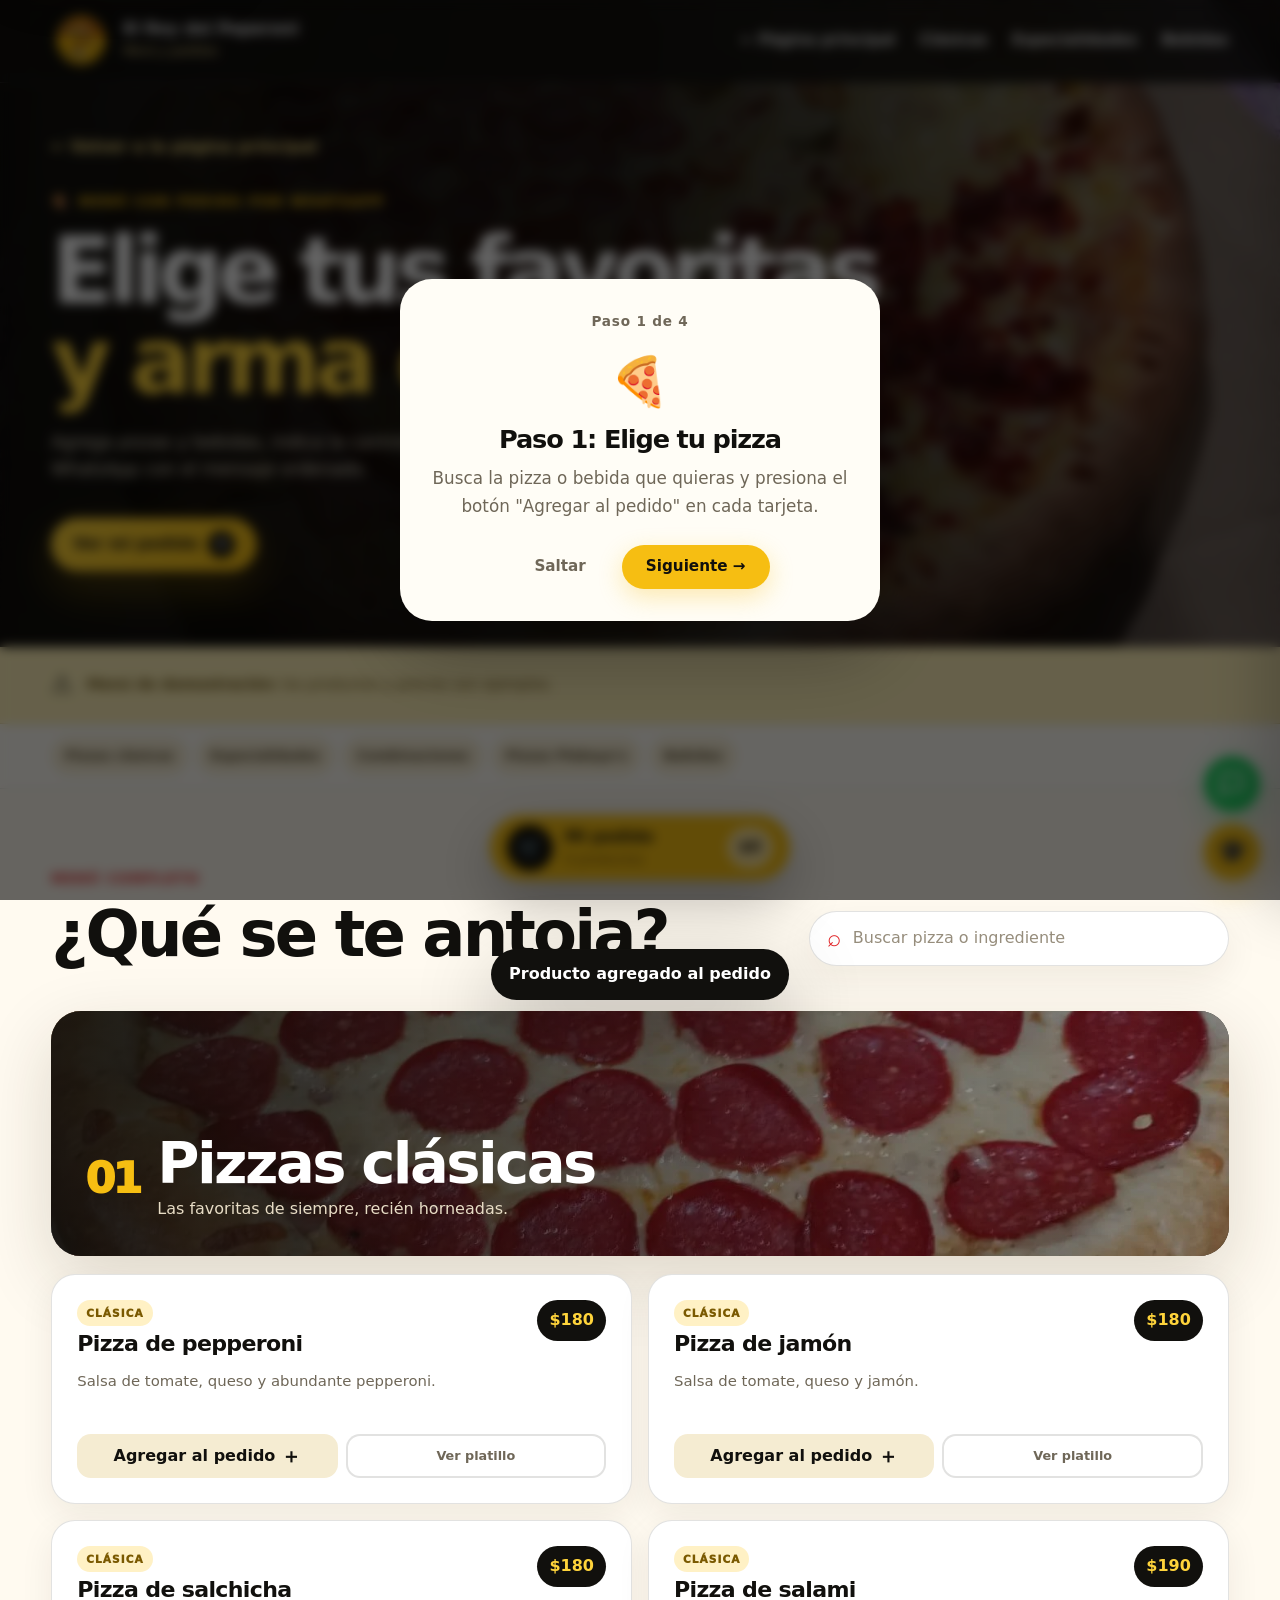
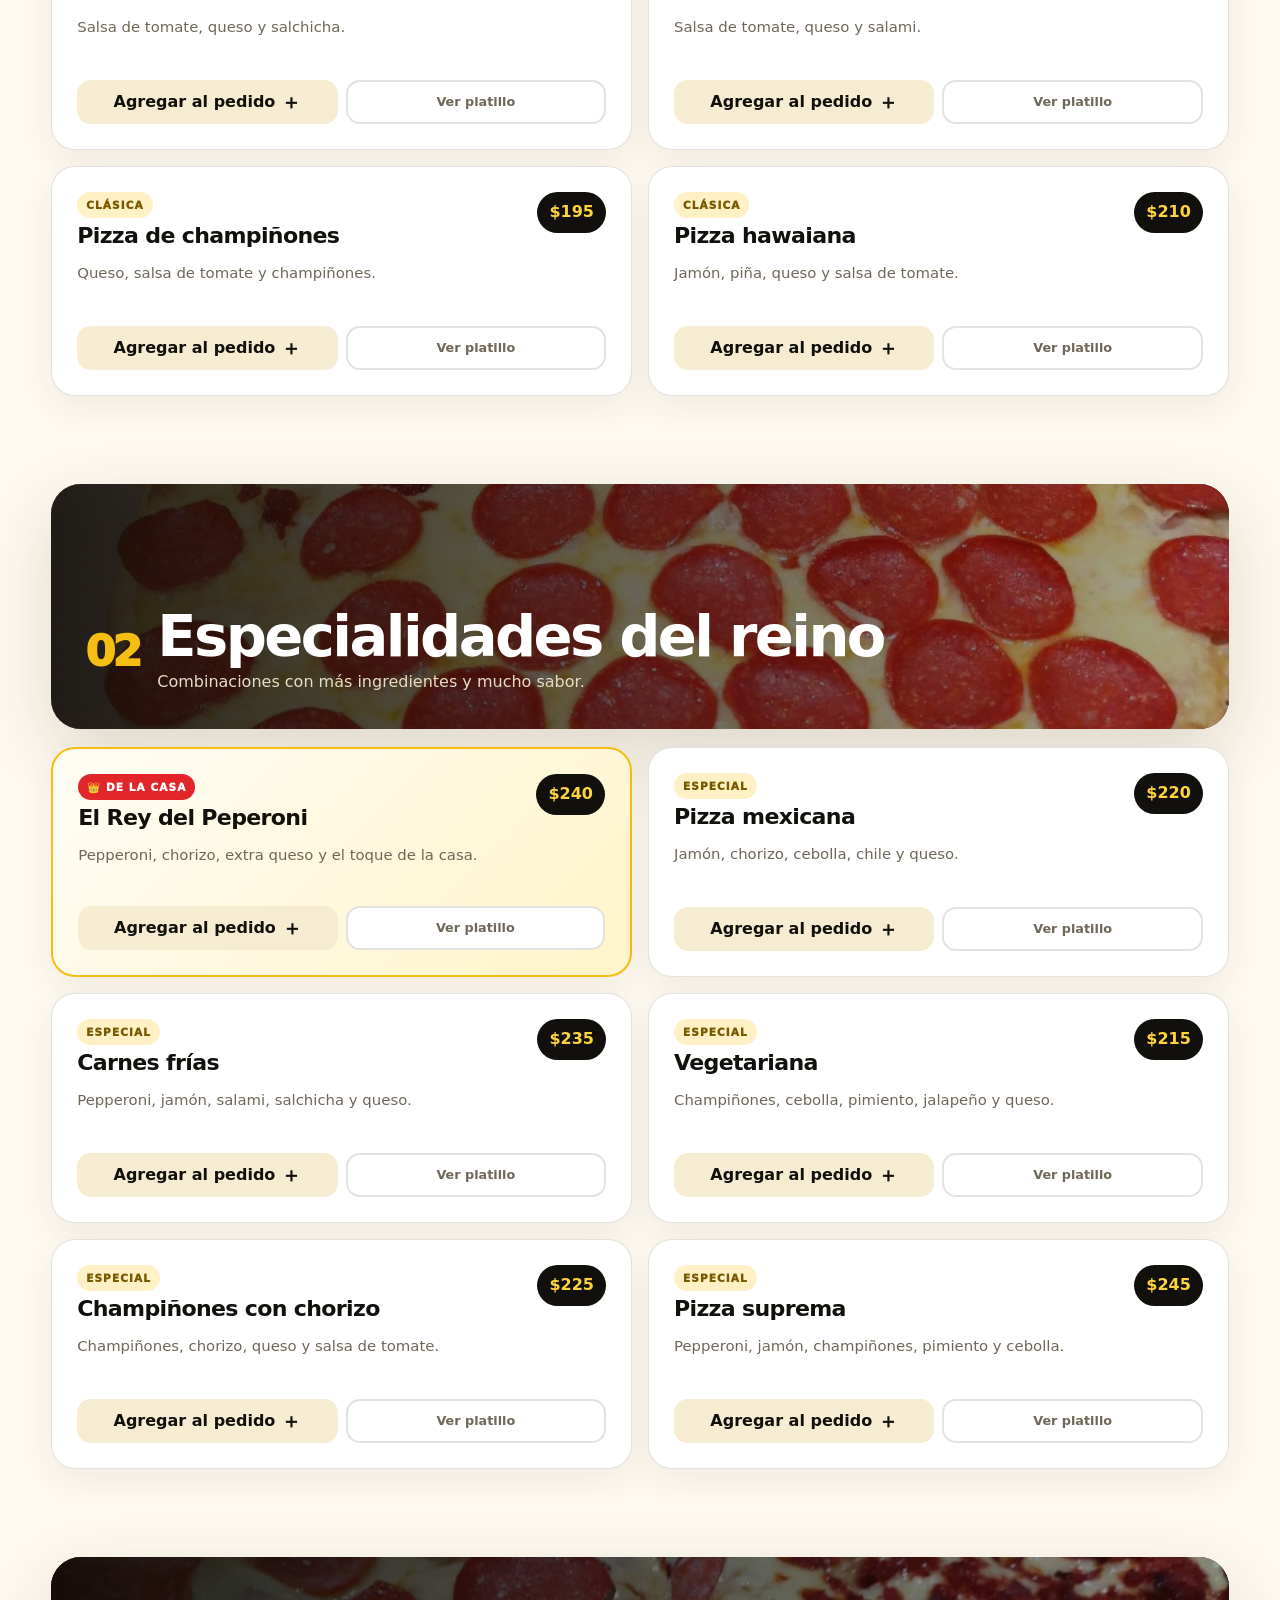
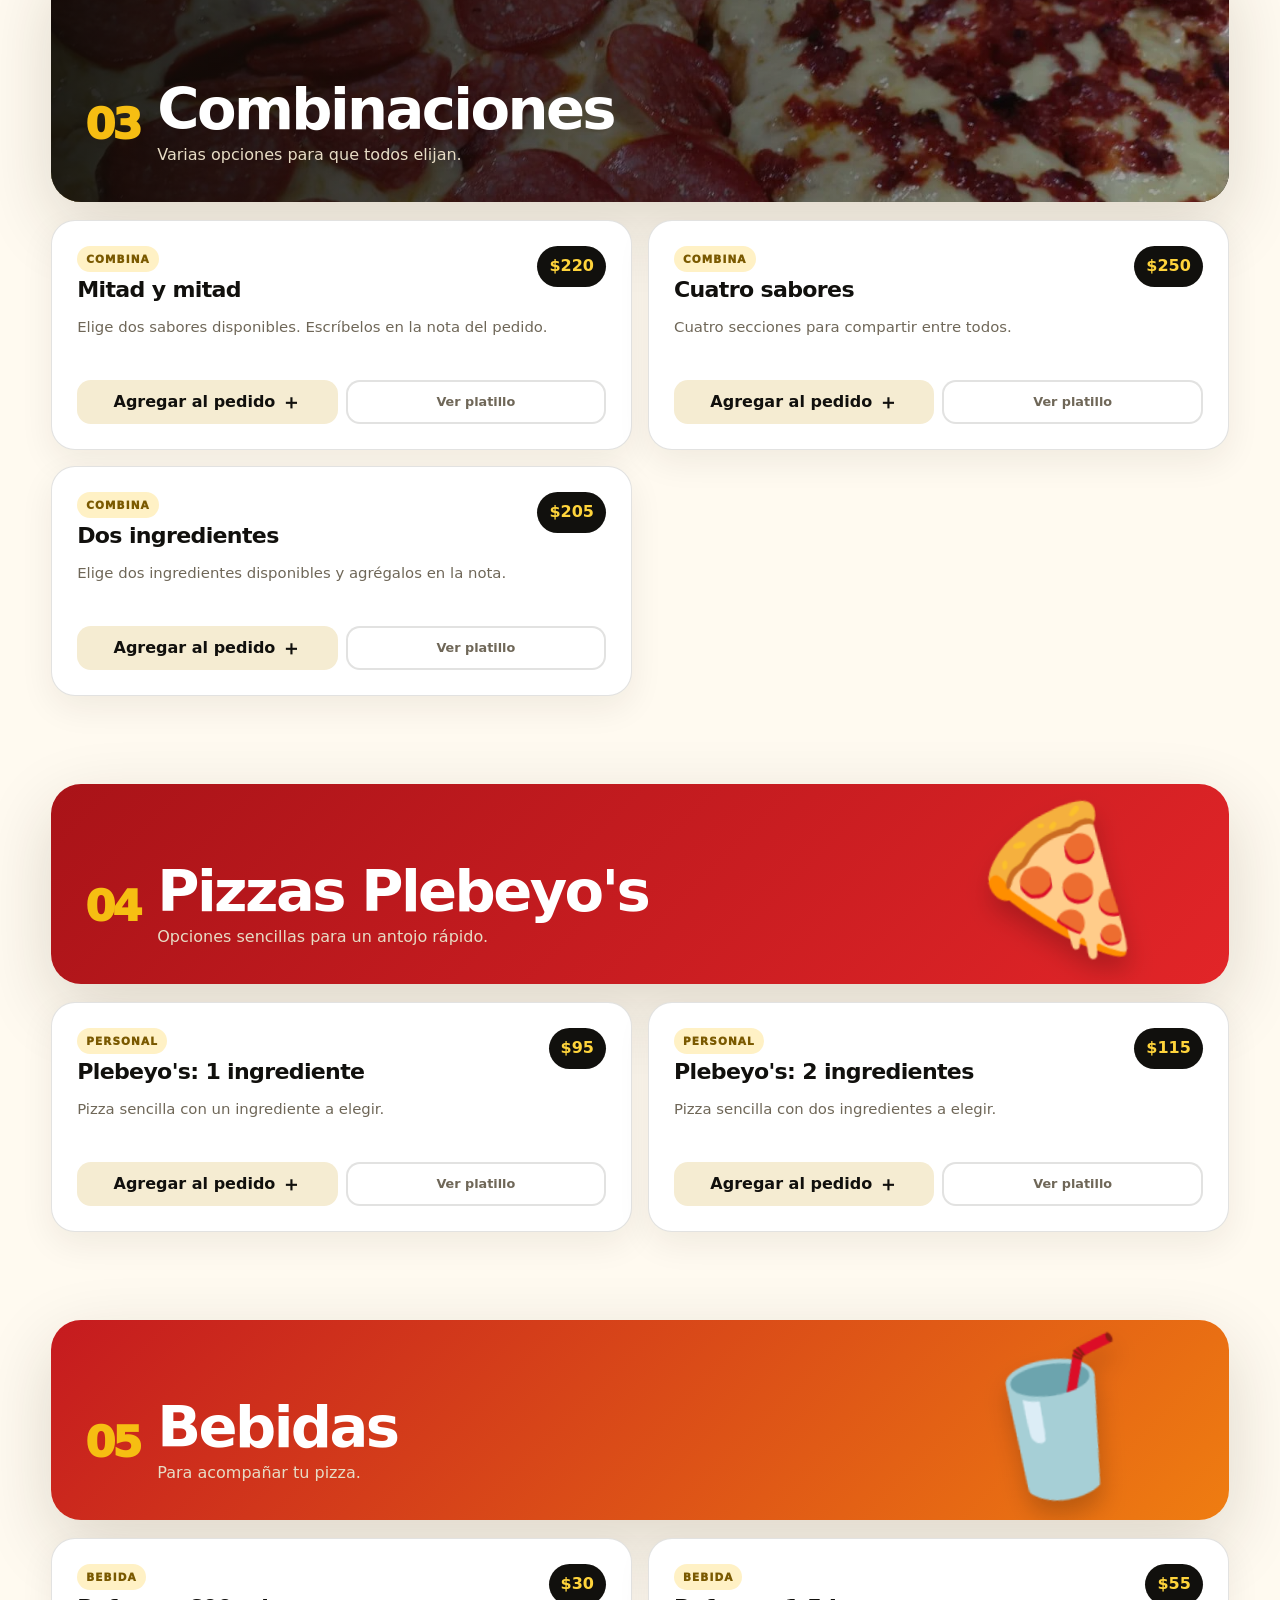
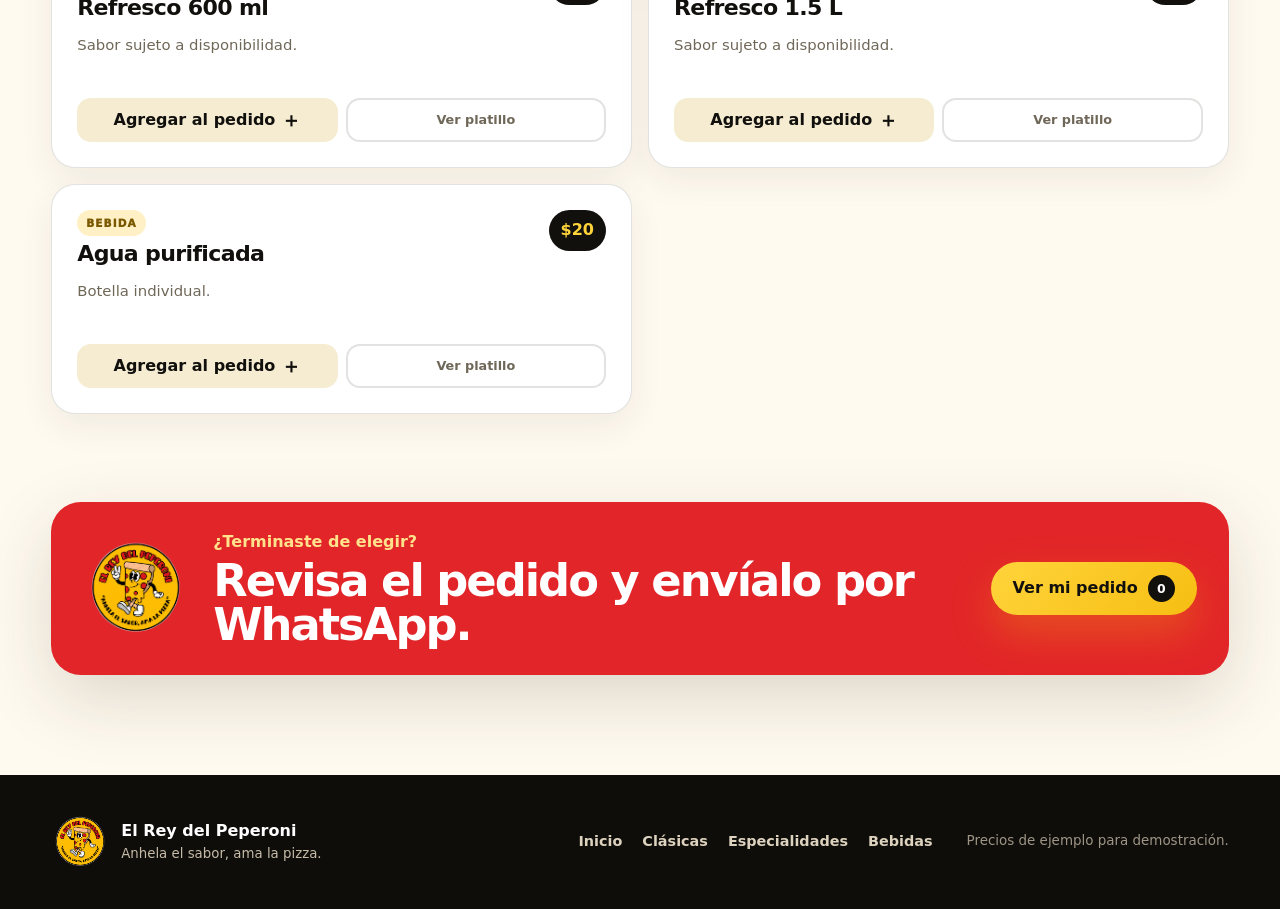
<file: menu-completo.html>
<!doctype html>
<html lang="es">
<head>
  <meta charset="utf-8">
  <meta name="viewport" content="width=device-width, initial-scale=1">
  <meta name="color-scheme" content="light only">
  <title>Menú completo | El Rey del Peperoni</title>
  <meta name="description" content="Menú de pizzas y bebidas de El Rey del Peperoni en Hopelchén. Arma tu pedido y envíalo por WhatsApp.">
  <meta name="theme-color" content="#efb512">
  <link rel="icon" href="assets/img/favicon.png" type="image/png">
  <link rel="stylesheet" href="assets/css/styles.css">
  <style>
    /* ===== TUTORIAL ===== */
    .tutorial-overlay {
      position: fixed;
      inset: 0;
      background: rgba(0,0,0,0.6);
      z-index: 500;
      display: none;
      align-items: center;
      justify-content: center;
      padding: 20px;
      backdrop-filter: blur(6px);
    }
    .tutorial-overlay.open { display: flex; }
    .tutorial-card {
      background: #fffdf6;
      border-radius: 32px;
      max-width: 480px;
      width: 100%;
      padding: 32px 28px;
      box-shadow: 0 30px 80px rgba(0,0,0,0.3);
      position: relative;
      animation: modalFade 0.3s ease;
      text-align: center;
    }
    @keyframes modalFade {
      from { opacity: 0; transform: scale(0.92) translateY(10px); }
      to { opacity: 1; transform: scale(1) translateY(0); }
    }
    .tutorial-card .step-indicator {
      font-size: 0.85rem;
      color: #6f6758;
      font-weight: 700;
      margin-bottom: 12px;
      letter-spacing: 0.06em;
    }
    .tutorial-card h3 {
      font-size: 1.6rem;
      margin: 0 0 12px;
      color: #11100d;
    }
    .tutorial-card p {
      font-size: 1.05rem;
      color: #6f6758;
      line-height: 1.7;
      margin: 0 0 24px;
    }
    .tutorial-card .tutorial-icon {
      font-size: 3rem;
      margin-bottom: 8px;
      display: block;
    }
    .tutorial-card .tutorial-actions {
      display: flex;
      gap: 12px;
      justify-content: center;
      flex-wrap: wrap;
    }
    .tutorial-card .tutorial-actions button {
      padding: 10px 24px;
      border-radius: 999px;
      font-weight: 800;
      border: none;
      cursor: pointer;
      transition: all 0.2s;
      font-size: 0.95rem;
    }
    .tutorial-card .btn-skip {
      background: transparent;
      color: #6f6758;
      border: 2px solid rgba(17,16,13,0.12);
    }
    .tutorial-card .btn-skip:hover {
      background: rgba(17,16,13,0.12);
      color: #11100d;
    }
    .tutorial-card .btn-next {
      background: #f6be12;
      color: #11100d;
      box-shadow: 0 8px 24px rgba(246,190,18,0.3);
    }
    .tutorial-card .btn-next:hover {
      background: #e22528;
      color: #fff;
      transform: translateY(-2px);
    }
    .tutorial-card .btn-done {
      background: #e22528;
      color: #fff;
      box-shadow: 0 8px 24px rgba(226,37,40,0.3);
    }
    .tutorial-card .btn-done:hover {
      background: #f6be12;
      color: #11100d;
      transform: translateY(-2px);
    }

    /* ===== BOTONES FLOTANTES: WhatsApp + Ayuda ===== */
    .floating-buttons-menu {
      position: fixed;
      bottom: 20px;
      right: 20px;
      z-index: 160;
      display: flex;
      flex-direction: column;
      gap: 12px;
      align-items: center;
    }
    .floating-buttons-menu .floating-whatsapp {
      display: flex;
      align-items: center;
      justify-content: center;
      width: 56px;
      height: 56px;
      border-radius: 50%;
      background: #25d366;
      color: #fff;
      font-size: 1.6rem;
      box-shadow: 0 8px 30px rgba(37,211,102,0.4);
      text-decoration: none;
      transition: transform 0.2s;
      position: static;
      margin: 0;
      z-index: auto;
      padding: 0;
      min-height: 56px;
    }
    .floating-buttons-menu .floating-whatsapp:hover {
      transform: scale(1.05);
    }
    .floating-help {
      display: flex;
      align-items: center;
      justify-content: center;
      width: 56px;
      height: 56px;
      border-radius: 50%;
      background: var(--yellow, #f6be12);
      color: var(--black, #11100d);
      font-size: 1.6rem;
      font-weight: 800;
      box-shadow: 0 8px 30px rgba(246,190,18,0.4);
      text-decoration: none;
      transition: transform 0.2s;
      cursor: pointer;
      border: none;
    }
    .floating-help:hover {
      transform: scale(1.05);
      background: var(--red, #e22528);
      color: #fff;
    }

    /* ===== MODAL VER PLATILLO ===== */
    .product-view {
      background: #fffdf6;
      border-radius: 28px;
      max-width: 420px;
      width: 100%;
      overflow: hidden;
      animation: modalFade 0.3s ease;
    }
    .pv-image {
      background: #f0ede4;
      padding: 40px 20px;
      text-align: center;
      display: flex;
      flex-direction: column;
      align-items: center;
      gap: 6px;
    }
    .pv-image .pv-placeholder-icon {
      font-size: 3.5rem;
      opacity: 0.5;
    }
    .pv-image p {
      margin: 0;
      font-size: 1rem;
      font-weight: 700;
      color: #6f6758;
    }
    .pv-image small {
      font-size: 0.8rem;
      color: #9a9282;
    }
    .pv-body {
      padding: 24px 28px 28px;
    }
    .pv-body h2 {
      margin: 4px 0 10px;
      font-size: 1.6rem;
    }
    .pv-desc {
      color: #6f6758;
      font-size: 1rem;
      line-height: 1.6;
      margin: 0;
    }
  </style>
</head>
<body class="menu-page">
  <a class="skip-link" href="#contenido">Saltar al contenido</a>

  <header class="topbar menu-topbar">
    <div class="container nav">
      <a class="brand" href="index.html" aria-label="Volver al inicio de El Rey del Peperoni">
        <img class="brand-logo" src="assets/img/logo-el-rey-del-peperoni.png" alt="">
        <span class="brand-copy"><strong>El Rey del Peperoni</strong><small>Menú y pedidos</small></span>
      </a>
      <button class="nav-toggle" id="navToggle" type="button" aria-controls="navMenu" aria-expanded="false" aria-label="Abrir menú">☰</button>
      <nav class="nav-menu" id="navMenu" aria-label="Navegación">
        <a href="index.html">← Página principal</a>
        <a href="#clasicas">Clásicas</a>
        <a href="#especialidades">Especialidades</a>
        <a href="#bebidas">Bebidas</a>
        
      </nav>
    </div>
  </header>

  <main id="contenido" class="full-menu">
    <section class="menu-hero">
      <div class="menu-hero-media" aria-hidden="true"></div>
      <div class="menu-hero-shade" aria-hidden="true"></div>
      <div class="container menu-hero-content">
        <a class="back-link" href="index.html">← Volver a la página principal</a>
        <p class="kicker"><span>🍕</span> Menú con pedido por WhatsApp</p>
        <h1>Elige tus favoritas<br><em>y arma el pedido.</em></h1>
        <p>Agrega pizzas y bebidas, indica la cantidad y escribe notas. Al finalizar, se abrirá WhatsApp con el mensaje ordenado.</p>
        <button class="btn btn-primary hero-cart-trigger" type="button" data-open-cart>Ver mi pedido <span data-cart-count>0</span></button>
      </div>
    </section>

    <div class="sample-prices-banner">
      <div class="container"><span>⚠️</span><p><strong>Menú de demostración:</strong> los productos y precios son ejemplos.</p></div>
    </div>

    <nav class="quick-nav-wrap" aria-label="Categorías del menú">
      <div class="container quick-nav">
        <a href="#clasicas">Pizzas clásicas</a>
        <a href="#especialidades">Especialidades</a>
        <a href="#combinaciones">Combinaciones</a>
        <a href="#plebeyas">Pizzas Plebeyo's</a>
        <a href="#bebidas">Bebidas</a>
      </div>
    </nav>

    <div class="container menu-content">
      <div class="menu-toolbar">
        <div><p class="section-kicker">Menú completo</p><h2>¿Qué se te antoja?</h2></div>
        <label class="menu-search"><span>⌕</span><input id="menuSearch" type="search" placeholder="Buscar pizza o ingrediente" autocomplete="off"></label>
      </div>

      <section class="menu-category" id="clasicas">
        <div class="category-banner">
          <img src="assets/img/pizza-peperoni-clasica.webp" alt="Pizza clásica de pepperoni">
          <div class="category-banner-shade"></div>
          <div class="category-head"><span>01</span><div><h2>Pizzas clásicas</h2><p>Las favoritas de siempre, recién horneadas.</p></div></div>
        </div>
        <div class="menu-items">
          <article class="menu-item-card" data-search="pizza pepperoni queso salsa clásica" data-name="Pizza de pepperoni" data-price="180">
            <div class="item-top"><div><span class="item-tag">CLÁSICA</span><h3>Pizza de pepperoni</h3></div><strong class="price-pill">$180</strong></div>
            <p>Salsa de tomate, queso y abundante pepperoni.</p>
            <button class="item-add" type="button">Agregar al pedido <span>＋</span></button>
          </article>
          <article class="menu-item-card" data-search="pizza jamón queso salsa clásica" data-name="Pizza de jamón" data-price="180">
            <div class="item-top"><div><span class="item-tag">CLÁSICA</span><h3>Pizza de jamón</h3></div><strong class="price-pill">$180</strong></div>
            <p>Salsa de tomate, queso y jamón.</p>
            <button class="item-add" type="button">Agregar al pedido <span>＋</span></button>
          </article>
          <article class="menu-item-card" data-search="pizza salchicha queso salsa clásica" data-name="Pizza de salchicha" data-price="180">
            <div class="item-top"><div><span class="item-tag">CLÁSICA</span><h3>Pizza de salchicha</h3></div><strong class="price-pill">$180</strong></div>
            <p>Salsa de tomate, queso y salchicha.</p>
            <button class="item-add" type="button">Agregar al pedido <span>＋</span></button>
          </article>
          <article class="menu-item-card" data-search="pizza salami queso salsa clásica" data-name="Pizza de salami" data-price="190">
            <div class="item-top"><div><span class="item-tag">CLÁSICA</span><h3>Pizza de salami</h3></div><strong class="price-pill">$190</strong></div>
            <p>Salsa de tomate, queso y salami.</p>
            <button class="item-add" type="button">Agregar al pedido <span>＋</span></button>
          </article>
          <article class="menu-item-card" data-search="pizza champiñones queso vegetariana" data-name="Pizza de champiñones" data-price="195">
            <div class="item-top"><div><span class="item-tag">CLÁSICA</span><h3>Pizza de champiñones</h3></div><strong class="price-pill">$195</strong></div>
            <p>Queso, salsa de tomate y champiñones.</p>
            <button class="item-add" type="button">Agregar al pedido <span>＋</span></button>
          </article>
          <article class="menu-item-card" data-search="pizza hawaiana jamón piña queso" data-name="Pizza hawaiana" data-price="210">
            <div class="item-top"><div><span class="item-tag">CLÁSICA</span><h3>Pizza hawaiana</h3></div><strong class="price-pill">$210</strong></div>
            <p>Jamón, piña, queso y salsa de tomate.</p>
            <button class="item-add" type="button">Agregar al pedido <span>＋</span></button>
          </article>
        </div>
      </section>

      <section class="menu-category" id="especialidades">
        <div class="category-banner">
          <img src="assets/img/pizza-rey-peperoni-chorizo.webp" alt="Pizza especial con pepperoni y chorizo">
          <div class="category-banner-shade"></div>
          <div class="category-head"><span>02</span><div><h2>Especialidades del reino</h2><p>Combinaciones con más ingredientes y mucho sabor.</p></div></div>
        </div>
        <div class="menu-items">
          <article class="menu-item-card featured-item" data-search="rey pepperoni chorizo queso especial" data-name="Pizza El Rey del Peperoni" data-price="240">
            <div class="item-top"><div><span class="item-tag crown">👑 DE LA CASA</span><h3>El Rey del Peperoni</h3></div><strong class="price-pill">$240</strong></div>
            <p>Pepperoni, chorizo, extra queso y el toque de la casa.</p>
            <button class="item-add" type="button">Agregar al pedido <span>＋</span></button>
          </article>
          <article class="menu-item-card" data-search="mexicana jamón chorizo cebolla chile queso" data-name="Pizza mexicana" data-price="220">
            <div class="item-top"><div><span class="item-tag">ESPECIAL</span><h3>Pizza mexicana</h3></div><strong class="price-pill">$220</strong></div>
            <p>Jamón, chorizo, cebolla, chile y queso.</p>
            <button class="item-add" type="button">Agregar al pedido <span>＋</span></button>
          </article>
          <article class="menu-item-card" data-search="carnes frías pepperoni jamón salami salchicha" data-name="Pizza de carnes frías" data-price="235">
            <div class="item-top"><div><span class="item-tag">ESPECIAL</span><h3>Carnes frías</h3></div><strong class="price-pill">$235</strong></div>
            <p>Pepperoni, jamón, salami, salchicha y queso.</p>
            <button class="item-add" type="button">Agregar al pedido <span>＋</span></button>
          </article>
          <article class="menu-item-card" data-search="vegetariana champiñones cebolla pimiento jalapeño" data-name="Pizza vegetariana" data-price="215">
            <div class="item-top"><div><span class="item-tag">ESPECIAL</span><h3>Vegetariana</h3></div><strong class="price-pill">$215</strong></div>
            <p>Champiñones, cebolla, pimiento, jalapeño y queso.</p>
            <button class="item-add" type="button">Agregar al pedido <span>＋</span></button>
          </article>
          <article class="menu-item-card" data-search="champiñones chorizo queso" data-name="Pizza de champiñones con chorizo" data-price="225">
            <div class="item-top"><div><span class="item-tag">ESPECIAL</span><h3>Champiñones con chorizo</h3></div><strong class="price-pill">$225</strong></div>
            <p>Champiñones, chorizo, queso y salsa de tomate.</p>
            <button class="item-add" type="button">Agregar al pedido <span>＋</span></button>
          </article>
          <article class="menu-item-card" data-search="suprema pepperoni jamón champiñones pimiento cebolla" data-name="Pizza suprema" data-price="245">
            <div class="item-top"><div><span class="item-tag">ESPECIAL</span><h3>Pizza suprema</h3></div><strong class="price-pill">$245</strong></div>
            <p>Pepperoni, jamón, champiñones, pimiento y cebolla.</p>
            <button class="item-add" type="button">Agregar al pedido <span>＋</span></button>
          </article>
        </div>
      </section>

      <section class="menu-category" id="combinaciones">
        <div class="category-banner">
          <img src="assets/img/pizza-cuatro-sabores.webp" alt="Pizza de cuatro sabores">
          <div class="category-banner-shade"></div>
          <div class="category-head"><span>03</span><div><h2>Combinaciones</h2><p>Varias opciones para que todos elijan.</p></div></div>
        </div>
        <div class="menu-items">
          <article class="menu-item-card" data-search="mitad y mitad dos sabores combinación" data-name="Pizza mitad y mitad" data-price="220">
            <div class="item-top"><div><span class="item-tag">COMBINA</span><h3>Mitad y mitad</h3></div><strong class="price-pill">$220</strong></div>
            <p>Elige dos sabores disponibles. Escríbelos en la nota del pedido.</p>
            <button class="item-add" type="button">Agregar al pedido <span>＋</span></button>
          </article>
          <article class="menu-item-card" data-search="cuatro sabores familiar combinación" data-name="Pizza de cuatro sabores" data-price="250">
            <div class="item-top"><div><span class="item-tag">COMBINA</span><h3>Cuatro sabores</h3></div><strong class="price-pill">$250</strong></div>
            <p>Cuatro secciones para compartir entre todos.</p>
            <button class="item-add" type="button">Agregar al pedido <span>＋</span></button>
          </article>
          <article class="menu-item-card" data-search="dos ingredientes pizza combinación" data-name="Pizza de dos ingredientes" data-price="205">
            <div class="item-top"><div><span class="item-tag">COMBINA</span><h3>Dos ingredientes</h3></div><strong class="price-pill">$205</strong></div>
            <p>Elige dos ingredientes disponibles y agrégalos en la nota.</p>
            <button class="item-add" type="button">Agregar al pedido <span>＋</span></button>
          </article>
        </div>
      </section>

      <section class="menu-category" id="plebeyas">
        <div class="category-banner icon-banner">
          <div class="category-icon">🍕</div>
          <div class="category-head"><span>04</span><div><h2>Pizzas Plebeyo's</h2><p>Opciones sencillas para un antojo rápido.</p></div></div>
        </div>
        <div class="menu-items">
          <article class="menu-item-card" data-search="plebeyo personal un ingrediente sencilla" data-name="Pizza Plebeyo's de 1 ingrediente" data-price="95">
            <div class="item-top"><div><span class="item-tag">PERSONAL</span><h3>Plebeyo's: 1 ingrediente</h3></div><strong class="price-pill">$95</strong></div>
            <p>Pizza sencilla con un ingrediente a elegir.</p>
            <button class="item-add" type="button">Agregar al pedido <span>＋</span></button>
          </article>
          <article class="menu-item-card" data-search="plebeyo personal dos ingredientes sencilla" data-name="Pizza Plebeyo's de 2 ingredientes" data-price="115">
            <div class="item-top"><div><span class="item-tag">PERSONAL</span><h3>Plebeyo's: 2 ingredientes</h3></div><strong class="price-pill">$115</strong></div>
            <p>Pizza sencilla con dos ingredientes a elegir.</p>
            <button class="item-add" type="button">Agregar al pedido <span>＋</span></button>
          </article>
        </div>
      </section>

      <section class="menu-category" id="bebidas">
        <div class="category-banner icon-banner drinks-banner">
          <div class="category-icon">🥤</div>
          <div class="category-head"><span>05</span><div><h2>Bebidas</h2><p>Para acompañar tu pizza.</p></div></div>
        </div>
        <div class="menu-items">
          <article class="menu-item-card" data-search="refresco 600 ml bebida" data-name="Refresco de 600 ml" data-price="30">
            <div class="item-top"><div><span class="item-tag">BEBIDA</span><h3>Refresco 600 ml</h3></div><strong class="price-pill">$30</strong></div>
            <p>Sabor sujeto a disponibilidad.</p>
            <button class="item-add" type="button">Agregar al pedido <span>＋</span></button>
          </article>
          <article class="menu-item-card" data-search="refresco 1.5 litros bebida familiar" data-name="Refresco de 1.5 L" data-price="55">
            <div class="item-top"><div><span class="item-tag">BEBIDA</span><h3>Refresco 1.5 L</h3></div><strong class="price-pill">$55</strong></div>
            <p>Sabor sujeto a disponibilidad.</p>
            <button class="item-add" type="button">Agregar al pedido <span>＋</span></button>
          </article>
          <article class="menu-item-card" data-search="agua purificada botella bebida" data-name="Agua purificada" data-price="20">
            <div class="item-top"><div><span class="item-tag">BEBIDA</span><h3>Agua purificada</h3></div><strong class="price-pill">$20</strong></div>
            <p>Botella individual.</p>
            <button class="item-add" type="button">Agregar al pedido <span>＋</span></button>
          </article>
        </div>
      </section>

      <div class="no-results" id="noResults" hidden><span>🍕</span><h3>No encontramos esa opción</h3><p>Prueba buscando “pepperoni”, “jamón” o “bebida”.</p></div>

      <section class="menu-bottom-cta">
        <img src="assets/img/logo-el-rey-del-peperoni.png" alt="" aria-hidden="true">
        <div><p>¿Terminaste de elegir?</p><h2>Revisa el pedido y envíalo por WhatsApp.</h2></div>
        <button class="btn btn-primary" type="button" data-open-cart>Ver mi pedido <span data-cart-count>0</span></button>
      </section>
    </div>
  </main>

  <footer class="footer">
    <div class="container footer-grid">
      <a class="footer-brand" href="index.html"><img src="assets/img/logo-el-rey-del-peperoni.png" alt=""><span><strong>El Rey del Peperoni</strong><small>Anhela el sabor, ama la pizza.</small></span></a>
      <div class="footer-links"><a href="index.html">Inicio</a><a href="#clasicas">Clásicas</a><a href="#especialidades">Especialidades</a><a href="#bebidas">Bebidas</a></div>
      <p>Precios de ejemplo para demostración.</p>
    </div>
  </footer>

  <button class="cart-floating" id="cartFloating" type="button" data-open-cart aria-label="Abrir pedido">
    <span class="cart-floating-icon">🛒</span>
    <span class="cart-floating-copy"><b>Mi pedido</b><small><span data-cart-count>0</span> productos</small></span>
    <strong data-cart-total>$0</strong>
  </button>

  <div class="floating-buttons-menu">
    <a class="floating-whatsapp" href="https://wa.me/529961120401?text=Hola%2C%20quiero%20hacer%20un%20pedido%20en%20El%20Rey%20del%20Peperoni" target="_blank" rel="noopener" aria-label="WhatsApp">
      <svg width="28" height="28" viewBox="0 0 24 24" fill="none" stroke="currentColor" stroke-width="2" stroke-linecap="round" stroke-linejoin="round"><path d="M21 15a2 2 0 0 1-2 2H7l-4 4V5a2 2 0 0 1 2-2h14a2 2 0 0 1 2 2z"/></svg>
    </a>
    <button class="floating-help" id="tutorialTrigger" aria-label="Ayuda" type="button">🎓</button>
  </div>

  <div class="cart-overlay" id="cartOverlay" aria-hidden="true"></div>
  <aside class="cart-panel" id="cartPanel" aria-hidden="true" aria-label="Carrito de pedido">
    <div class="cart-header">
      <div><small>TU SELECCIÓN</small><h2>Mi pedido</h2></div>
      <button id="cartClose" type="button" aria-label="Cerrar pedido">×</button>
    </div>
    <div class="cart-body" id="cartBody"></div>
    <div class="cart-footer">
      <div class="cart-total-row"><span>Total aproximado</span><strong id="cartTotal">$0</strong></div>
      <p>Los precios son de ejemplo. Confirma el total final con el negocio.</p>
      <button class="send-order" id="sendOrder" type="button">Enviar pedido Ahora <span>→</span></button>
      <button class="clear-cart" id="clearCart" type="button">Vaciar pedido</button>
    </div>
  </aside>

  <div class="modal-overlay" id="itemModal" aria-hidden="true">
    <div class="item-modal" role="dialog" aria-modal="true" aria-labelledby="modalTitle">
      <button class="modal-close" id="modalClose" type="button" aria-label="Cerrar">×</button>
      <p class="section-kicker">Agregar al pedido</p>
      <h2 id="modalTitle">Producto</h2>
      <p class="modal-price" id="modalPrice">$0</p>
      <label class="quantity-label">Cantidad</label>
      <div class="quantity-control">
        <button id="qtyMinus" type="button" aria-label="Quitar uno">−</button>
        <input id="qtyInput" type="number" min="1" max="20" value="1" inputmode="numeric">
        <button id="qtyPlus" type="button" aria-label="Agregar uno">＋</button>
      </div>
      <label class="note-label" for="itemNote">Nota para este producto <small>(opcional)</small></label>
      <textarea id="itemNote" rows="3" placeholder="Ej. mitad pepperoni y mitad mexicana, sin cebolla, etc."></textarea>
      <div class="modal-subtotal"><span>Subtotal</span><strong id="modalSubtotal">$0</strong></div>
      <button class="modal-confirm" id="modalConfirm" type="button">Agregar al pedido</button>
    </div>
  </div>

  <!-- ===== MODAL VER PLATILLO ===== -->
  <div class="modal-overlay" id="productViewModal" aria-hidden="true">
    <div class="product-view" role="dialog" aria-modal="true" aria-labelledby="pvTitle">
      <button class="modal-close" id="pvClose" type="button" aria-label="Cerrar">×</button>
      <div class="pv-image">
        <span class="pv-placeholder-icon">🍕</span>
        <p>Acá estará la imagen del platillo</p>
        <small>Cuando tengamos fotos reales, se mostrarán aquí.</small>
      </div>
      <div class="pv-body">
        <p class="section-kicker" id="pvTag">Producto</p>
        <h2 id="pvTitle">Nombre del producto</h2>
        <p class="pv-desc" id="pvDesc">Descripción del producto.</p>
      </div>
    </div>
  </div>

  <div class="toast" id="toast" role="status" aria-live="polite">Producto agregado al pedido</div>

  <!-- ===== TUTORIAL ===== -->
  <div class="tutorial-overlay" id="tutorialOverlay">
    <div class="tutorial-card">
      <div class="step-indicator" id="tutorialStepIndicator">Paso 1 de 4</div>
      <span class="tutorial-icon" id="tutorialIcon">👆</span>
      <h3 id="tutorialTitle">¡Bienvenido!</h3>
      <p id="tutorialText">Aquí te explicamos cómo hacer tu pedido fácilmente.</p>
      <div class="tutorial-actions">
        <button class="btn-skip" id="tutorialSkip">Saltar</button>
        <button class="btn-next" id="tutorialNext">Siguiente →</button>
      </div>
    </div>
  </div>

  <script src="assets/js/main.js"></script>
  <script src="assets/js/menu.js"></script>
  <script>
    (function() {
      const tutorialOverlay = document.getElementById('tutorialOverlay');
      const tutorialStepIndicator = document.getElementById('tutorialStepIndicator');
      const tutorialIcon = document.getElementById('tutorialIcon');
      const tutorialTitle = document.getElementById('tutorialTitle');
      const tutorialText = document.getElementById('tutorialText');
      const tutorialSkip = document.getElementById('tutorialSkip');
      const tutorialNext = document.getElementById('tutorialNext');
      const tutorialTrigger = document.getElementById('tutorialTrigger');

      let tutorialStep = 0;
      const TUTORIAL_STEPS = [
        { icon: '🍕', title: 'Paso 1: Elige tu pizza', text: 'Busca la pizza o bebida que quieras y presiona el botón "Agregar al pedido" en cada tarjeta.' },
        { icon: '📝', title: 'Paso 2: Personaliza', text: 'Elige la cantidad y escribe una nota si lo deseas (ej. mitad pepperoni, sin cebolla). Luego presiona "Agregar al pedido".' },
        { icon: '🛒', title: 'Paso 3: Revisa tu pedido', text: 'Presiona "Mi pedido" (botón flotante abajo-centro) para revisar todo. Puedes eliminar productos si lo deseas.' },
        { icon: '📲', title: 'Paso 4: Envía por WhatsApp', text: 'Cuando estés listo, presiona "Enviar pedido Ahora". ¡Tu mensaje se generará automáticamente!' }
      ];

      function showTutorial() {
        tutorialStep = 0;
        updateTutorialStep();
        tutorialOverlay.classList.add('open');
      }

      function hideTutorial() {
        tutorialOverlay.classList.remove('open');
        localStorage.setItem('rey_del_peperoni_tutorial', 'done');
      }

      function updateTutorialStep() {
        const step = TUTORIAL_STEPS[tutorialStep];
        tutorialStepIndicator.textContent = 'Paso ' + (tutorialStep + 1) + ' de ' + TUTORIAL_STEPS.length;
        tutorialIcon.textContent = step.icon;
        tutorialTitle.textContent = step.title;
        tutorialText.textContent = step.text;
        if (tutorialStep === TUTORIAL_STEPS.length - 1) {
          tutorialNext.textContent = '✅ Entendido';
          tutorialNext.className = 'btn-done';
        } else {
          tutorialNext.textContent = 'Siguiente →';
          tutorialNext.className = 'btn-next';
        }
      }

      function nextTutorialStep() {
        if (tutorialStep < TUTORIAL_STEPS.length - 1) {
          tutorialStep++;
          updateTutorialStep();
        } else {
          hideTutorial();
        }
      }

      const tutorialShown = localStorage.getItem('rey_del_peperoni_tutorial');
      if (!tutorialShown) {
        setTimeout(showTutorial, 500);
      }

      tutorialTrigger.addEventListener('click', function(e) {
        e.preventDefault();
        if (tutorialOverlay.classList.contains('open')) {
          hideTutorial();
        } else {
          showTutorial();
        }
      });

      tutorialSkip.addEventListener('click', hideTutorial);
      tutorialNext.addEventListener('click', nextTutorialStep);
    })();
  </script>
</body>
</html>
</file>
<file: assets/css/styles.css>
:root {
  --yellow: #f6be12;
  --yellow-bright: #ffd43b;
  --red: #e22528;
  --red-dark: #a91318;
  --black: #11100d;
  --black-soft: #211d16;
  --cream: #fff7df;
  --paper: #fffdf6;
  --white: #ffffff;
  --muted: #6f6758;
  --line: rgba(17, 16, 13, 0.12);
  --green: #25d366;
  --shadow: 0 24px 70px rgba(43, 29, 5, 0.16);
  --shadow-dark: 0 28px 80px rgba(0, 0, 0, 0.3);
  --radius-xl: 38px;
  --radius-lg: 28px;
  --radius-md: 20px;
  --container: 1180px;
}

* { box-sizing: border-box; }
html { scroll-behavior: smooth; scroll-padding-top: 92px; }
body {
  margin: 0;
  color: var(--black);
  background: var(--cream);
  font-family: Inter, ui-sans-serif, system-ui, -apple-system, BlinkMacSystemFont, "Segoe UI", sans-serif;
  line-height: 1.55;
  overflow-x: hidden;
}
body.menu-page { background: #fffaf0; }
img { display: block; max-width: 100%; }
a { color: inherit; text-decoration: none; }
button, input, textarea { font: inherit; }
button { color: inherit; }
.container { width: min(var(--container), 92%); margin-inline: auto; }

.ico { display: inline-flex; align-items: center; justify-content: center; vertical-align: middle; flex-shrink: 0; }
.ico svg { display: block; }
.ico-contact { display: inline-flex; align-items: center; justify-content: center; width: 44px; height: 44px; border-radius: 14px; background: var(--yellow); color: var(--black); flex-shrink: 0; }
.ico-contact svg { display: block; }

.skip-link {
  position: fixed;
  left: 14px;
  top: -100px;
  z-index: 1000;
  background: var(--white);
  padding: 12px 18px;
  border-radius: 12px;
  font-weight: 800;
  box-shadow: var(--shadow);
}
.skip-link:focus { top: 14px; }

/* Header */
.topbar {
  position: fixed;
  inset: 0 0 auto;
  z-index: 100;
  background: rgba(17, 16, 13, 0.86);
  border-bottom: 1px solid rgba(255, 255, 255, 0.12);
  backdrop-filter: blur(18px);
  -webkit-backdrop-filter: blur(18px);
}
.nav {
  min-height: 82px;
  display: flex;
  align-items: center;
  justify-content: space-between;
  gap: 28px;
}
.brand {
  display: inline-flex;
  align-items: center;
  gap: 12px;
  color: var(--white);
  min-width: 0;
}
.brand-logo {
  width: 60px;
  height: 60px;
  object-fit: contain;
  filter: drop-shadow(0 7px 12px rgba(0, 0, 0, 0.22));
  flex: 0 0 auto;
}
.brand-copy { min-width: 0; }
.brand-copy strong {
  display: block;
  font-size: 1rem;
  line-height: 1.05;
  white-space: nowrap;
}
.brand-copy small {
  display: block;
  color: #ffe795;
  font-size: 0.75rem;
  margin-top: 4px;
}
.nav-menu {
  display: flex;
  align-items: center;
  gap: 24px;
  color: var(--white);
  font-weight: 800;
  font-size: 0.94rem;
}
.nav-menu > a:not(.mini-cta) { opacity: 0.9; }
.nav-menu > a:not(.mini-cta):hover { color: var(--yellow-bright); opacity: 1; }
.mini-cta {
  padding: 11px 18px;
  border-radius: 999px;
  background: var(--yellow);
  color: var(--black) !important;
  box-shadow: 0 10px 30px rgba(246, 190, 18, 0.24);
}
.mini-cta:hover { background: var(--yellow-bright); transform: translateY(-1px); }
.nav-toggle {
  display: none;
  width: 46px;
  height: 46px;
  place-items: center;
  border: 1px solid rgba(255, 255, 255, 0.22);
  border-radius: 14px;
  background: rgba(255, 255, 255, 0.08);
  color: var(--white);
  font-size: 1.35rem;
  cursor: pointer;
}

/* Shared typography / buttons */
h1, h2, h3, p { margin-top: 0; }
h1, h2, h3 {
  line-height: 0.98;
  letter-spacing: -0.045em;
}
h2 { font-size: clamp(2.3rem, 5vw, 4.6rem); margin-bottom: 18px; }
h3 { font-size: 1.4rem; }
.kicker, .section-kicker {
  margin: 0 0 15px;
  color: var(--red);
  font-size: 0.78rem;
  font-weight: 950;
  letter-spacing: 0.16em;
  text-transform: uppercase;
}
.kicker span { letter-spacing: 0; margin-right: 5px; }
.btn {
  display: inline-flex;
  align-items: center;
  justify-content: center;
  gap: 10px;
  min-height: 52px;
  padding: 13px 22px;
  border: 0;
  border-radius: 999px;
  font-weight: 900;
  cursor: pointer;
  transition: transform 0.2s ease, box-shadow 0.2s ease, background 0.2s ease;
}
.btn:hover { transform: translateY(-2px); }
.btn-primary {
  color: var(--black);
  background: linear-gradient(135deg, var(--yellow-bright), var(--yellow));
  box-shadow: 0 18px 42px rgba(246, 190, 18, 0.28);
}
.btn-primary:hover { box-shadow: 0 22px 52px rgba(246, 190, 18, 0.38); }
.btn-ghost {
  color: var(--white);
  border: 1px solid rgba(255, 255, 255, 0.32);
  background: rgba(255, 255, 255, 0.09);
}
.btn-dark { background: var(--black); color: var(--white); }

/* Home hero */
.hero {
  position: relative;
  min-height: 100svh;
  display: flex;
  align-items: center;
  overflow: hidden;
  background: var(--black);
}
.hero-media {
  position: absolute;
  inset: 0;
  background: url('../img/pizza-mitad-mexicana-peperoni.webp') center 56% / cover no-repeat;
  transform: scale(1.025);
}
.hero-overlay {
  position: absolute;
  inset: 0;
  background:
    linear-gradient(90deg, rgba(7, 7, 5, 0.96) 0%, rgba(15, 12, 7, 0.9) 42%, rgba(15, 11, 5, 0.38) 72%, rgba(0, 0, 0, 0.4) 100%),
    radial-gradient(circle at 82% 20%, rgba(246, 190, 18, 0.3), transparent 26%);
}
.hero-grid {
  position: relative;
  z-index: 2;
  display: grid;
  grid-template-columns: minmax(0, 1.06fr) minmax(340px, 0.64fr);
  align-items: center;
  gap: 54px;
  padding: 130px 0 80px;
  color: var(--white);
}
.hero-copy { max-width: 760px; }
.hero-copy .kicker { color: #ffe27c; }
.hero h1 {
  margin: 0 0 24px;
  font-size: clamp(3.7rem, 7.7vw, 7.6rem);
  letter-spacing: -0.075em;
}
.hero h1 em {
  color: var(--yellow-bright);
  font-style: normal;
  text-shadow: 0 7px 0 rgba(226, 37, 40, 0.66);
}
.hero-lead {
  max-width: 690px;
  color: #f4ead0;
  font-size: clamp(1.05rem, 1.7vw, 1.28rem);
  margin-bottom: 30px;
}
.hero-actions { display: flex; flex-wrap: wrap; gap: 13px; }
.hero-points {
  display: flex;
  flex-wrap: wrap;
  gap: 18px;
  margin-top: 28px;
  color: #f8e8bd;
  font-size: 0.88rem;
  font-weight: 800;
}
.hero-showcase {
  position: relative;
  align-self: center;
  background: rgba(255, 255, 255, 0.12);
  border: 1px solid rgba(255, 255, 255, 0.2);
  border-radius: 34px;
  padding: 15px;
  box-shadow: var(--shadow-dark);
  backdrop-filter: blur(12px);
  transform: rotate(1.5deg);
}
.hero-showcase > img {
  width: 100%;
  height: 410px;
  object-fit: cover;
  border-radius: 24px;
}
.crown-badge {
  position: absolute;
  top: -18px;
  right: 22px;
  z-index: 2;
  padding: 10px 16px;
  border-radius: 999px;
  background: var(--red);
  color: var(--white);
  font-size: 0.72rem;
  font-weight: 950;
  letter-spacing: 0.11em;
  box-shadow: 0 12px 28px rgba(226, 37, 40, 0.34);
}
.showcase-body {
  display: flex;
  justify-content: space-between;
  align-items: center;
  gap: 20px;
  padding: 18px 9px 5px;
}
.showcase-body small { display: block; color: #ffe186; font-weight: 800; }
.showcase-body strong { display: block; margin-top: 2px; font-size: 1.28rem; }
.showcase-icon { font-size: 2rem; }
.scroll-cue {
  position: absolute;
  z-index: 3;
  bottom: 24px;
  left: 50%;
  width: 42px;
  height: 42px;
  display: grid;
  place-items: center;
  transform: translateX(-50%);
  border: 1px solid rgba(255, 255, 255, 0.32);
  border-radius: 50%;
  color: var(--white);
  animation: floatDown 1.7s ease-in-out infinite;
}
@keyframes floatDown { 50% { transform: translate(-50%, 7px); } }

.trust-strip { background: var(--black); color: var(--white); border-top: 1px solid rgba(255,255,255,.08); }
.trust-grid { display: grid; grid-template-columns: repeat(3, 1fr); }
.trust-grid > div {
  min-height: 132px;
  display: grid;
  grid-template-columns: auto 1fr;
  align-content: center;
  column-gap: 15px;
  padding: 27px 34px;
  border-right: 1px solid rgba(255,255,255,.11);
}
.trust-grid > div:last-child { border-right: 0; }
.trust-grid span {
  grid-row: span 2;
  align-self: center;
  color: var(--yellow);
  font-size: 2rem;
  font-weight: 950;
  letter-spacing: -0.06em;
}
.trust-badge {
  display: grid !important;
  place-items: center;
  width: 56px;
  height: 56px;
  border-radius: 50%;
  background: rgba(246,190,18,0.12);
  border: 2px solid rgba(246,190,18,0.28);
  font-size: 1.5rem !important;
  font-weight: 950 !important;
  color: var(--yellow) !important;
  flex-shrink: 0;
}
.trust-grid strong { font-size: 1.05rem; }
.trust-grid small { color: #c9bea8; }

.section { padding: 105px 0; }
.section-heading {
  display: grid;
  grid-template-columns: minmax(0, 1fr) minmax(260px, 0.5fr);
  align-items: end;
  gap: 40px;
  margin-bottom: 46px;
}
.section-heading h2 { margin-bottom: 0; }
.section-heading > p { margin: 0; color: var(--muted); font-size: 1.02rem; }

.featured { background: linear-gradient(180deg, #fff8e8, #f5e4b8); }
.pizza-mosaic {
  display: grid;
  grid-template-columns: 1.18fr 0.82fr;
  grid-template-rows: repeat(2, 300px);
  gap: 18px;
}
.pizza-card {
  position: relative;
  min-height: 250px;
  border-radius: 30px;
  overflow: hidden;
  box-shadow: var(--shadow);
  background: #20150c;
}
.pizza-card-large { grid-row: span 2; }
.pizza-card img { width: 100%; height: 100%; object-fit: cover; transition: transform .45s ease; }
.pizza-card:hover img { transform: scale(1.05); }
.pizza-card-shade { position: absolute; inset: 0; background: linear-gradient(0deg, rgba(10,7,3,.9), transparent 64%); }
.pizza-card-copy { position: absolute; z-index: 2; left: 28px; right: 28px; bottom: 24px; color: var(--white); }
.pizza-card-copy span { color: var(--yellow-bright); font-size: .72rem; font-weight: 950; letter-spacing: .14em; text-transform: uppercase; }
.pizza-card-copy h3 { margin: 7px 0 10px; font-size: clamp(1.5rem, 2.7vw, 2.5rem); }
.pizza-card-copy a { font-size: .9rem; font-weight: 900; }
.pizza-card-copy a:hover { color: var(--yellow-bright); }

.menu-preview { background: var(--red); color: var(--white); overflow: hidden; }
.menu-preview-grid { display: grid; grid-template-columns: .86fr 1.14fr; gap: 76px; align-items: center; }
.menu-preview-copy .section-kicker { color: var(--yellow-bright); }
.menu-preview-copy p:not(.section-kicker) { color: #ffe6d4; font-size: 1.05rem; }
.sample-note {
  margin: 24px 0;
  padding: 15px 17px;
  border: 1px solid rgba(255,255,255,.18);
  border-radius: 16px;
  background: rgba(0,0,0,.14);
  color: #fff2d4;
  font-size: .88rem;
}
.menu-ticket {
  position: relative;
  background: var(--paper);
  color: var(--black);
  border-radius: var(--radius-xl);
  padding: 34px;
  box-shadow: 18px 18px 0 rgba(117, 7, 10, .3), var(--shadow-dark);
  transform: rotate(-1deg);
}
.menu-ticket::before, .menu-ticket::after {
  content: '';
  position: absolute;
  top: 50%;
  width: 32px;
  height: 32px;
  border-radius: 50%;
  background: var(--red);
  transform: translateY(-50%);
}
.menu-ticket::before { left: -16px; }
.menu-ticket::after { right: -16px; }
.ticket-top { display: flex; align-items: center; gap: 16px; padding-bottom: 22px; border-bottom: 2px dashed rgba(17,16,13,.18); }
.ticket-top img { width: 82px; height: 82px; object-fit: contain; }
.ticket-top small { display: block; color: var(--red); font-weight: 950; letter-spacing: .12em; }
.ticket-top strong { display: block; font-size: 1.45rem; }
.ticket-line { display: flex; justify-content: space-between; gap: 20px; padding: 18px 0; border-bottom: 1px solid var(--line); }
.ticket-line b, .ticket-line span { display: block; }
.ticket-line span { color: var(--muted); font-size: .85rem; margin-top: 2px; }
.ticket-line > strong { color: var(--red); white-space: nowrap; }
.ticket-button { display: flex; justify-content: space-between; align-items: center; margin-top: 24px; padding: 14px 17px; border-radius: 16px; background: var(--black); color: var(--white); font-weight: 900; }
.ticket-button span { color: var(--yellow-bright); font-size: 1.25rem; }

.gallery-section { background: #17140f; color: var(--white); }
.gallery-section .section-kicker { color: var(--yellow); }
.gallery-section .section-heading > p { color: #c9c0af; }
.gallery-grid {
  display: grid;
  grid-template-columns: repeat(3, 1fr);
  grid-auto-rows: 250px;
  gap: 15px;
}
.gallery-item {
  position: relative;
  border: 0;
  padding: 0;
  border-radius: 24px;
  overflow: hidden;
  background: #0b0a08;
  cursor: zoom-in;
}
.gallery-item::after { content: '＋'; position: absolute; right: 15px; top: 15px; width: 38px; height: 38px; display: grid; place-items: center; border-radius: 50%; background: rgba(17,16,13,.7); color: var(--white); font-size: 1.2rem; opacity: 0; transform: scale(.8); transition: .25s ease; }
.gallery-item:hover::after { opacity: 1; transform: scale(1); }
.gallery-item img { width: 100%; height: 100%; object-fit: cover; transition: transform .35s ease, opacity .35s ease; }
.gallery-item:hover img { transform: scale(1.05); opacity: .82; }
.gallery-tall { grid-row: span 2; }
.gallery-wide { grid-column: span 2; }

.contact-section { background: #f7e5b7; }
.contact-card {
  display: grid;
  grid-template-columns: 1fr .9fr;
  gap: 50px;
  align-items: center;
  background: var(--paper);
  border: 1px solid var(--line);
  border-radius: var(--radius-xl);
  padding: 48px;
  box-shadow: var(--shadow);
}
.contact-copy > p:not(.section-kicker):not(.delivery-note) { color: var(--muted); font-size: 1.04rem; }
.contact-links { display: grid; gap: 11px; margin-top: 27px; }
.contact-links a { display: flex; align-items: center; gap: 14px; padding: 14px 16px; border: 1px solid var(--line); border-radius: 18px; background: #fff9e8; transition: transform .2s ease, border-color .2s ease; }
.contact-links a:hover { transform: translateX(5px); border-color: rgba(226,37,40,.35); }
.contact-links a > span { width: 42px; height: 42px; display: grid; place-items: center; border-radius: 13px; background: var(--black); color: var(--white); }
.contact-links small, .contact-links strong { display: block; }
.contact-links small { color: var(--muted); font-size: .76rem; }
.delivery-note { margin: 20px 0 0; color: #6a4d16; font-size: .86rem; }
.contact-visual { position: relative; min-height: 470px; }
.contact-pizza { width: 100%; height: 470px; object-fit: cover; border-radius: 28px; }
.map-card {
  height: 440px;
  border-radius: 32px;
  overflow: hidden;
  border: 9px solid #fff;
  box-shadow: var(--shadow);
}
.map-card iframe { width: 100%; height: 100%; border: 0; }
.location { background: linear-gradient(180deg, #fff8e8, #f2e3b6); }
.qr-card { position: absolute; z-index: 2; left: -28px; bottom: 28px; width: min(360px, 88%); display: flex; align-items: center; gap: 14px; padding: 13px; border-radius: 20px; background: var(--white); box-shadow: 0 12px 40px rgba(0,0,0,0.25), 0 2px 8px rgba(0,0,0,0.12); border: 1px solid rgba(0,0,0,0.06); }
.qr-card img { width: 90px; height: 90px; border-radius: 12px; }
.qr-card strong, .qr-card span { display: block; }
.qr-card span { color: var(--muted); font-size: .83rem; }

.final-cta { padding: 70px 0; background: var(--yellow); }
.final-cta-inner { display: grid; grid-template-columns: auto 1fr auto; align-items: center; gap: 28px; }
.final-cta-inner img { width: 118px; height: 118px; object-fit: contain; }
.final-cta-inner p { margin: 0; color: var(--red-dark); font-weight: 950; text-transform: uppercase; letter-spacing: .12em; font-size: .75rem; }
.final-cta-inner h2 { margin: 4px 0 0; font-size: clamp(2rem, 4.3vw, 4rem); }

.footer { background: #0e0d0a; color: var(--white); padding: 38px 0; }
.footer-grid { display: grid; grid-template-columns: 1fr auto auto; gap: 34px; align-items: center; }
.footer-brand { display: inline-flex; align-items: center; gap: 12px; }
.footer-brand img { width: 58px; height: 58px; object-fit: contain; }
.footer-brand strong, .footer-brand small { display: block; }
.footer-brand small { color: #c6bba7; }
.footer-links { display: flex; gap: 20px; flex-wrap: wrap; color: #ddd2be; font-weight: 700; font-size: .9rem; }
.footer-links a:hover { color: var(--yellow); }
.footer-grid > p { margin: 0; color: #9f9586; font-size: .84rem; }
.floating-whatsapp {
  position: fixed;
  right: 20px;
  bottom: 20px;
  z-index: 80;
  display: inline-flex;
  align-items: center;
  gap: 8px;
  min-height: 58px;
  padding: 0 19px;
  border-radius: 999px;
  background: var(--green);
  color: var(--white);
  box-shadow: 0 18px 40px rgba(0,0,0,.26);
  font-weight: 900;
}
.floating-whatsapp span { font-size: 1.3rem; }

.lightbox { position: fixed; inset: 0; z-index: 500; display: none; align-items: center; justify-content: center; padding: 24px; background: rgba(0,0,0,.92); }
.lightbox.open { display: flex; }
.lightbox img { max-width: min(1180px, 94vw); max-height: 86vh; border-radius: 22px; object-fit: contain; }
.lightbox button { position: absolute; top: 18px; right: 18px; width: 48px; height: 48px; border: 0; border-radius: 50%; background: var(--white); font-size: 1.8rem; cursor: pointer; }

/* Reveal */
.reveal { opacity: 0; transform: translateY(22px); transition: opacity .65s ease, transform .65s ease; }
.reveal.visible { opacity: 1; transform: none; }

/* Menu page */
.full-menu { min-height: 100vh; padding-bottom: 100px; }
.menu-hero { position: relative; min-height: 610px; display: flex; align-items: center; overflow: hidden; background: var(--black); color: var(--white); }
.menu-hero-media { position: absolute; inset: 0; background: url('../img/pizza-especial-cuatro-ingredientes.webp') center/cover no-repeat; }
.menu-hero-shade { position: absolute; inset: 0; background: linear-gradient(90deg, rgba(10,9,6,.96) 0%, rgba(10,9,6,.88) 48%, rgba(10,9,6,.35) 100%); }
.menu-hero-content { position: relative; z-index: 2; padding: 135px 0 76px; }
.back-link { display: inline-flex; margin-bottom: 32px; color: #ffe483; font-weight: 850; }
.back-link:hover { color: var(--white); }
.menu-hero .kicker { color: var(--yellow); }
.menu-hero h1 { max-width: 880px; margin: 0 0 22px; font-size: clamp(3.4rem, 7.2vw, 6.8rem); letter-spacing: -.07em; }
.menu-hero h1 em { font-style: normal; color: var(--yellow-bright); }
.menu-hero-content > p:not(.kicker) { max-width: 700px; color: #e9dfc9; font-size: 1.08rem; }
.hero-cart-trigger { margin-top: 18px; }
.hero-cart-trigger [data-cart-count], .menu-bottom-cta [data-cart-count] { min-width: 27px; height: 27px; display: inline-grid; place-items: center; border-radius: 50%; background: var(--black); color: var(--white); font-size: .78rem; }

.sample-prices-banner { background: #fff1b8; border-bottom: 1px solid rgba(102,72,0,.18); }
.sample-prices-banner .container { min-height: 76px; display: flex; align-items: center; gap: 14px; }
.sample-prices-banner span { font-size: 1.5rem; }
.sample-prices-banner p { margin: 0; color: #644b0c; font-size: .9rem; }

.quick-nav-wrap { position: sticky; top: 82px; z-index: 70; background: rgba(255,253,246,.94); border-bottom: 1px solid var(--line); backdrop-filter: blur(14px); }
.quick-nav { display: flex; gap: 9px; padding: 13px 0; overflow-x: auto; scrollbar-width: none; }
.quick-nav::-webkit-scrollbar { display: none; }
.quick-nav a { flex: 0 0 auto; padding: 9px 14px; border-radius: 999px; background: #f7eed5; color: #48391c; font-weight: 850; font-size: .82rem; }
.quick-nav a:hover { background: var(--yellow); color: var(--black); }

.menu-content { padding-top: 80px; }
.menu-toolbar { display: flex; align-items: end; justify-content: space-between; gap: 30px; margin-bottom: 45px; }
.menu-toolbar h2 { margin: 0; }
.menu-search { width: min(420px, 100%); min-height: 55px; display: flex; align-items: center; gap: 10px; padding: 0 17px; border: 1px solid var(--line); border-radius: 999px; background: var(--white); box-shadow: 0 12px 35px rgba(43,29,5,.07); }
.menu-search span { font-size: 1.5rem; color: var(--red); }
.menu-search input { width: 100%; border: 0; outline: 0; background: transparent; color: var(--black); }
.menu-search input::placeholder { color: #968d7c; }

.menu-category { margin-bottom: 88px; scroll-margin-top: 160px; }
.category-banner { position: relative; min-height: 245px; display: flex; align-items: end; overflow: hidden; border-radius: 30px; background: var(--black); box-shadow: var(--shadow); }
.category-banner > img { position: absolute; inset: 0; width: 100%; height: 100%; object-fit: cover; }
.category-banner-shade { position: absolute; inset: 0; background: linear-gradient(90deg, rgba(13,11,7,.9), rgba(13,11,7,.34)); }
.category-head { position: relative; z-index: 2; display: flex; align-items: center; gap: 18px; padding: 34px; color: var(--white); }
.category-head > span { color: var(--yellow); font-size: 2.7rem; font-weight: 950; letter-spacing: -.07em; }
.category-head h2 { margin: 0 0 5px; font-size: clamp(2.2rem, 4.5vw, 4rem); }
.category-head p { margin: 0; color: #e7dcc5; }
.icon-banner { min-height: 200px; background: linear-gradient(135deg, var(--red-dark), var(--red)); }
.icon-banner .category-head { position: static; }
.category-icon { position: absolute; right: 7%; top: 50%; transform: translateY(-50%) rotate(-8deg); font-size: clamp(5rem, 12vw, 9rem); filter: drop-shadow(0 15px 12px rgba(0,0,0,.2)); }
.drinks-banner { background: linear-gradient(135deg, #c51a1f, #ef7d11); }

.menu-items { display: grid; grid-template-columns: repeat(2, minmax(0, 1fr)); gap: 16px; margin-top: 18px; }
.menu-item-card { position: relative; display: flex; flex-direction: column; min-height: 230px; padding: 25px; border: 1px solid var(--line); border-radius: 24px; background: var(--white); box-shadow: 0 12px 34px rgba(43,29,5,.07); transition: transform .22s ease, box-shadow .22s ease, border-color .22s ease; }
.menu-item-card:hover { transform: translateY(-4px); border-color: rgba(226,37,40,.3); box-shadow: 0 20px 45px rgba(43,29,5,.12); }
.menu-item-card.filtered-out { display: none; }
.featured-item { border: 2px solid var(--yellow); background: linear-gradient(135deg, #fffdf5, #fff4c9); }
.item-top { display: flex; align-items: flex-start; justify-content: space-between; gap: 18px; }
.item-top h3 { margin: 7px 0 0; font-size: 1.38rem; letter-spacing: -.03em; }
.item-tag { display: inline-flex; padding: 5px 9px; border-radius: 999px; background: #fff1c5; color: #7a5900; font-size: .66rem; font-weight: 950; letter-spacing: .1em; }
.item-tag.crown { background: var(--red); color: var(--white); }
.price-pill { flex: 0 0 auto; padding: 8px 12px; border-radius: 999px; background: var(--black); color: var(--yellow-bright); }
.menu-item-card > p { flex: 1; margin: 15px 0 20px; color: var(--muted); font-size: .93rem; }
.item-add { width: 100%; min-height: 44px; display: flex; align-items: center; justify-content: space-between; padding: 0 15px; border: 0; border-radius: 14px; background: #f5ecd2; color: var(--black); font-weight: 900; cursor: pointer; transition: .2s ease; }
.item-add:hover { background: var(--yellow); }
.item-add span { font-size: 1.25rem; }
.item-add.added { background: #dff6e5; color: #1f7336; }
.item-buttons { display: flex; gap: 8px; margin-top: auto; }
.item-buttons .item-add { width: 50%; justify-content: center; gap: 6px; }
.item-view { width: 50%; min-height: 44px; display: flex; align-items: center; justify-content: center; gap: 6px; padding: 0 10px; border: 2px solid var(--line); border-radius: 14px; background: var(--white); color: var(--muted); font-weight: 700; font-size: .8rem; cursor: pointer; transition: .2s ease; }
.item-view:hover { border-color: var(--yellow); background: #fffdf0; color: var(--black); }

.no-results { text-align: center; padding: 70px 20px; border: 2px dashed var(--line); border-radius: 28px; background: rgba(255,255,255,.55); }
.no-results span { font-size: 4rem; }
.no-results h3 { margin: 15px 0 7px; font-size: 1.8rem; }
.no-results p { color: var(--muted); }

.menu-bottom-cta { display: grid; grid-template-columns: auto 1fr auto; align-items: center; gap: 25px; margin-top: 50px; padding: 28px 32px; border-radius: 30px; background: var(--red); color: var(--white); box-shadow: var(--shadow); }
.menu-bottom-cta img { width: 105px; height: 105px; object-fit: contain; }
.menu-bottom-cta p { margin: 0; color: #ffe28b; font-weight: 900; }
.menu-bottom-cta h2 { margin: 4px 0 0; font-size: clamp(1.8rem, 3.5vw, 3rem); }

/* Cart */
.cart-floating { position: fixed; left: 50%; bottom: 20px; z-index: 160; transform: translateX(-50%); min-width: 300px; min-height: 65px; display: flex; align-items: center; gap: 12px; padding: 8px 17px; border: 0; border-radius: 999px; background: var(--yellow); color: var(--black); box-shadow: 0 20px 55px rgba(0,0,0,.27); cursor: pointer; }
.cart-floating:hover { background: var(--yellow-bright); }
.cart-floating-icon { width: 46px; height: 46px; display: grid; place-items: center; border-radius: 50%; background: var(--black); color: var(--white); font-size: 1.25rem; }
.cart-floating-copy { flex: 1; text-align: left; }
.cart-floating-copy b, .cart-floating-copy small { display: block; }
.cart-floating-copy small { color: #6b4c00; }
.cart-floating > strong { padding: 8px 12px; border-radius: 999px; background: rgba(255,255,255,.58); }
.cart-overlay { position: fixed; inset: 0; z-index: 300; background: rgba(0,0,0,.52); opacity: 0; visibility: hidden; transition: .28s ease; backdrop-filter: blur(4px); }
.cart-overlay.open { opacity: 1; visibility: visible; }
.cart-panel { position: fixed; top: 0; right: -440px; z-index: 310; width: min(430px, 94vw); height: 100dvh; display: flex; flex-direction: column; padding: 24px; background: var(--paper); box-shadow: -20px 0 60px rgba(0,0,0,.24); transition: right .35s cubic-bezier(.22,1,.36,1); }
.cart-panel.open { right: 0; }
.cart-header { display: flex; align-items: flex-start; justify-content: space-between; gap: 18px; padding-bottom: 18px; border-bottom: 1px solid var(--line); }
.cart-header small { color: var(--red); font-weight: 950; letter-spacing: .12em; }
.cart-header h2 { margin: 4px 0 0; font-size: 2.1rem; }
.cart-header button { width: 44px; height: 44px; border: 0; border-radius: 50%; background: #f1ead6; font-size: 1.6rem; cursor: pointer; }
.cart-body { flex: 1; overflow-y: auto; padding: 12px 2px; }
.cart-empty { display: grid; place-items: center; min-height: 70%; text-align: center; color: var(--muted); }
.cart-empty span { font-size: 4rem; }
.cart-empty h3 { margin: 12px 0 6px; color: var(--black); font-size: 1.5rem; }
.cart-item { padding: 15px 0; border-bottom: 1px solid var(--line); }
.cart-item-head { display: flex; justify-content: space-between; gap: 15px; }
.cart-item-head h3 { margin: 0 0 3px; font-size: 1rem; line-height: 1.25; letter-spacing: -.02em; }
.cart-item-head small { color: var(--muted); }
.cart-item-head button { flex: 0 0 auto; width: 30px; height: 30px; border: 0; border-radius: 50%; background: #ffe8e8; color: var(--red); cursor: pointer; font-weight: 950; }
.cart-item-note { margin-top: 8px; padding: 8px 10px; border-left: 3px solid var(--yellow); background: #fff8de; color: #685c40; font-size: .8rem; }
.cart-item-price { display: flex; justify-content: space-between; margin-top: 10px; font-size: .88rem; }
.cart-item-price strong { color: var(--red); }
.cart-footer { padding-top: 17px; border-top: 1px solid var(--line); }
.cart-total-row { display: flex; justify-content: space-between; align-items: center; font-size: 1.05rem; }
.cart-total-row strong { color: var(--red); font-size: 1.45rem; }
.cart-footer > p { color: var(--muted); font-size: .76rem; }
.send-order { width: 100%; min-height: 53px; display: flex; align-items: center; justify-content: space-between; padding: 0 18px; border: 0; border-radius: 16px; background: var(--green); color: var(--white); font-weight: 950; cursor: pointer; }
.send-order:disabled { opacity: .45; cursor: not-allowed; }
.clear-cart { width: 100%; margin-top: 8px; padding: 10px; border: 0; background: transparent; color: var(--red); font-weight: 850; cursor: pointer; }

/* Quantity modal */
.modal-overlay { position: fixed; inset: 0; z-index: 400; display: none; align-items: center; justify-content: center; padding: 20px; background: rgba(0,0,0,.62); backdrop-filter: blur(7px); }
.modal-overlay.open { display: flex; }
.item-modal { position: relative; width: min(470px, 100%); padding: 32px; border-radius: 30px; background: var(--paper); box-shadow: var(--shadow-dark); animation: modalIn .22s ease; }
@keyframes modalIn { from { opacity: 0; transform: translateY(12px) scale(.97); } }
.modal-close { position: absolute; top: 16px; right: 16px; width: 40px; height: 40px; border: 0; border-radius: 50%; background: #f1ead6; font-size: 1.5rem; cursor: pointer; }
.item-modal h2 { padding-right: 42px; margin-bottom: 6px; font-size: 2rem; }
.modal-price { color: var(--red); font-weight: 950; font-size: 1.15rem; }
.quantity-label, .note-label { display: block; margin: 18px 0 8px; font-weight: 900; }
.note-label small { color: var(--muted); font-weight: 600; }
.quantity-control { display: flex; align-items: center; gap: 10px; }
.quantity-control button { width: 44px; height: 44px; border: 1px solid var(--line); border-radius: 50%; background: #fff7de; font-size: 1.25rem; cursor: pointer; }
.quantity-control input { width: 80px; height: 46px; border: 1px solid var(--line); border-radius: 14px; background: var(--white); text-align: center; font-weight: 900; font-size: 1.15rem; outline: 0; }
.quantity-control input:focus, .item-modal textarea:focus { border-color: var(--yellow); box-shadow: 0 0 0 3px rgba(246,190,18,.2); }
.item-modal textarea { width: 100%; resize: vertical; border: 1px solid var(--line); border-radius: 15px; padding: 12px; background: var(--white); outline: 0; }
.modal-subtotal { display: flex; justify-content: space-between; margin: 20px 0 14px; padding-top: 16px; border-top: 1px solid var(--line); }
.modal-subtotal strong { color: var(--red); font-size: 1.3rem; }
.modal-confirm { width: 100%; min-height: 52px; border: 0; border-radius: 16px; background: var(--yellow); font-weight: 950; cursor: pointer; }
.modal-confirm:hover { background: var(--yellow-bright); }
.toast { position: fixed; z-index: 600; left: 50%; bottom: -100px; transform: translateX(-50%); padding: 13px 18px; border-radius: 999px; background: var(--black); color: var(--white); box-shadow: var(--shadow-dark); font-weight: 800; transition: bottom .3s ease; }
.toast.show { bottom: 100px; }

/* Responsive */
@media (max-width: 980px) {
  .nav-toggle { display: grid; }
  .nav-menu {
    position: absolute;
    top: 76px;
    left: 4%;
    right: 4%;
    display: none;
    align-items: stretch;
    flex-direction: column;
    gap: 4px;
    padding: 14px;
    border: 1px solid rgba(255,255,255,.14);
    border-radius: 20px;
    background: #181610;
    box-shadow: var(--shadow-dark);
  }
  .nav-menu.open { display: flex; }
  .nav-menu a { padding: 11px 12px; }
  .mini-cta { text-align: center; }
  .hero-grid { grid-template-columns: 1fr; padding-bottom: 50px; }
  .hero-copy { max-width: 820px; }
  .hero-showcase { display: block; max-width: 460px; margin: 0 auto; transform: rotate(1deg); }
  .hero-showcase > img { height: 300px; }
  .trust-grid > div { padding: 24px 20px; }
  .menu-preview-grid, .contact-card { grid-template-columns: 1fr; }
  .menu-preview-grid { gap: 48px; }
  .menu-ticket { width: min(720px, 100%); }
  .contact-visual { min-height: 420px; }
  .contact-pizza { height: 420px; }
  .map-card { height: 360px; }
  .qr-card { left: 18px; }
  .final-cta-inner, .menu-bottom-cta { grid-template-columns: auto 1fr; }
  .final-cta-inner .btn, .menu-bottom-cta .btn { grid-column: 1 / -1; justify-self: start; }
  .footer-grid { grid-template-columns: 1fr auto; }
  .footer-grid > p { grid-column: 1 / -1; }
}

@media (max-width: 760px) {
  .section { padding: 78px 0; }
  .brand-logo { width: 52px; height: 52px; }
  .brand-copy strong { font-size: .9rem; }
  .nav { min-height: 74px; }
  .hero-grid { padding-top: 105px; padding-bottom: 40px; }
  .hero-overlay { background: linear-gradient(90deg, rgba(7,7,5,.88), rgba(10,8,5,.65) 55%, rgba(10,8,5,.3)), linear-gradient(0deg, rgba(0,0,0,.28), transparent 45%); }
  .hero-showcase { max-width: 380px; }
  .hero-showcase > img { height: 240px; }
  .hero h1 { font-size: clamp(3.25rem, 15vw, 5.6rem); }
  .hero-actions .btn { width: 100%; }
  .scroll-cue { display: none; }
  .trust-badge { width: 48px; height: 48px; font-size: 1.25rem !important; }
  .trust-grid { grid-template-columns: 1fr; padding: 13px 0; }
  .trust-grid > div { min-height: 102px; border-right: 0; border-bottom: 1px solid rgba(255,255,255,.1); }
  .trust-grid > div:last-child { border-bottom: 0; }
  .section-heading { grid-template-columns: 1fr; gap: 15px; }
  .pizza-mosaic { grid-template-columns: 1fr; grid-template-rows: none; }
  .pizza-card, .pizza-card-large { min-height: 360px; grid-row: auto; }
  .gallery-grid { grid-template-columns: repeat(2, 1fr); grid-auto-rows: 220px; }
  .gallery-tall { grid-row: span 2; }
  .gallery-wide { grid-column: span 1; }
  .contact-card { padding: 28px; }
  .contact-visual { min-height: 350px; }
  .contact-pizza { height: 350px; }
  .map-card { height: 280px; border-radius: 22px; border-width: 6px; }
  .qr-card { position: relative; left: auto; bottom: auto; width: 100%; margin-top: 14px; }
  .final-cta-inner, .menu-bottom-cta { grid-template-columns: 1fr; text-align: center; }
  .final-cta-inner img, .menu-bottom-cta img { margin-inline: auto; }
  .final-cta-inner .btn, .menu-bottom-cta .btn { justify-self: stretch; }
  .footer-grid { grid-template-columns: 1fr; text-align: center; }
  .footer-brand { justify-content: center; }
  .footer-links { justify-content: center; }
  .footer-grid > p { grid-column: auto; }
  .menu-hero { min-height: 570px; }
  .menu-hero-content { padding-top: 120px; }
  .menu-hero h1 { font-size: clamp(3rem, 14vw, 5.2rem); }
  .quick-nav-wrap { top: 74px; }
  .menu-toolbar { align-items: stretch; flex-direction: column; }
  .menu-search { width: 100%; }
  .menu-items { grid-template-columns: 1fr; }
  .category-banner { min-height: 220px; }
  .category-head { padding: 24px; }
  .category-head > span { font-size: 2rem; }
  .icon-banner { min-height: 180px; }
  .category-icon { right: 4%; opacity: .72; }
}

@media (max-width: 520px) {
  .container { width: min(94%, var(--container)); }
  .brand-copy small { display: none; }
  .hero { min-height: auto; padding: 30px 0 20px; }
  .hero-grid { padding-top: 100px; padding-bottom: 30px; gap: 28px; }
  .hero-showcase { max-width: 340px; transform: rotate(0deg); }
  .hero-showcase > img { height: 200px; }
  .hero-points { gap: 11px; }
  .hero-points span { width: 100%; }
  .pizza-card, .pizza-card-large { min-height: 300px; }
  .menu-ticket { padding: 24px 21px; box-shadow: 10px 10px 0 rgba(117,7,10,.28), var(--shadow-dark); }
  .ticket-top img { width: 68px; height: 68px; }
  .ticket-line { align-items: flex-start; }
  .gallery-grid { grid-template-columns: 1fr; grid-auto-rows: 280px; }
  .gallery-tall, .gallery-wide { grid-row: auto; grid-column: auto; }
  .contact-card { padding: 22px; border-radius: 28px; }
  .floating-whatsapp { width: 58px; padding: 0; justify-content: center; }
  .floating-whatsapp b { display: none; }
  .cart-floating { min-width: 0; width: calc(100% - 24px); bottom: 12px; }
  .cart-panel { width: 100%; max-width: none; right: -105%; padding: 19px; }
  .item-modal { padding: 26px 20px; }
  .category-head p { max-width: 240px; }
  .sample-prices-banner .container { align-items: flex-start; padding: 17px 0; }
}

@media (prefers-reduced-motion: reduce) {
  *, *::before, *::after { scroll-behavior: auto !important; animation: none !important; transition-duration: .01ms !important; }
  .reveal { opacity: 1; transform: none; }
}
</file>
